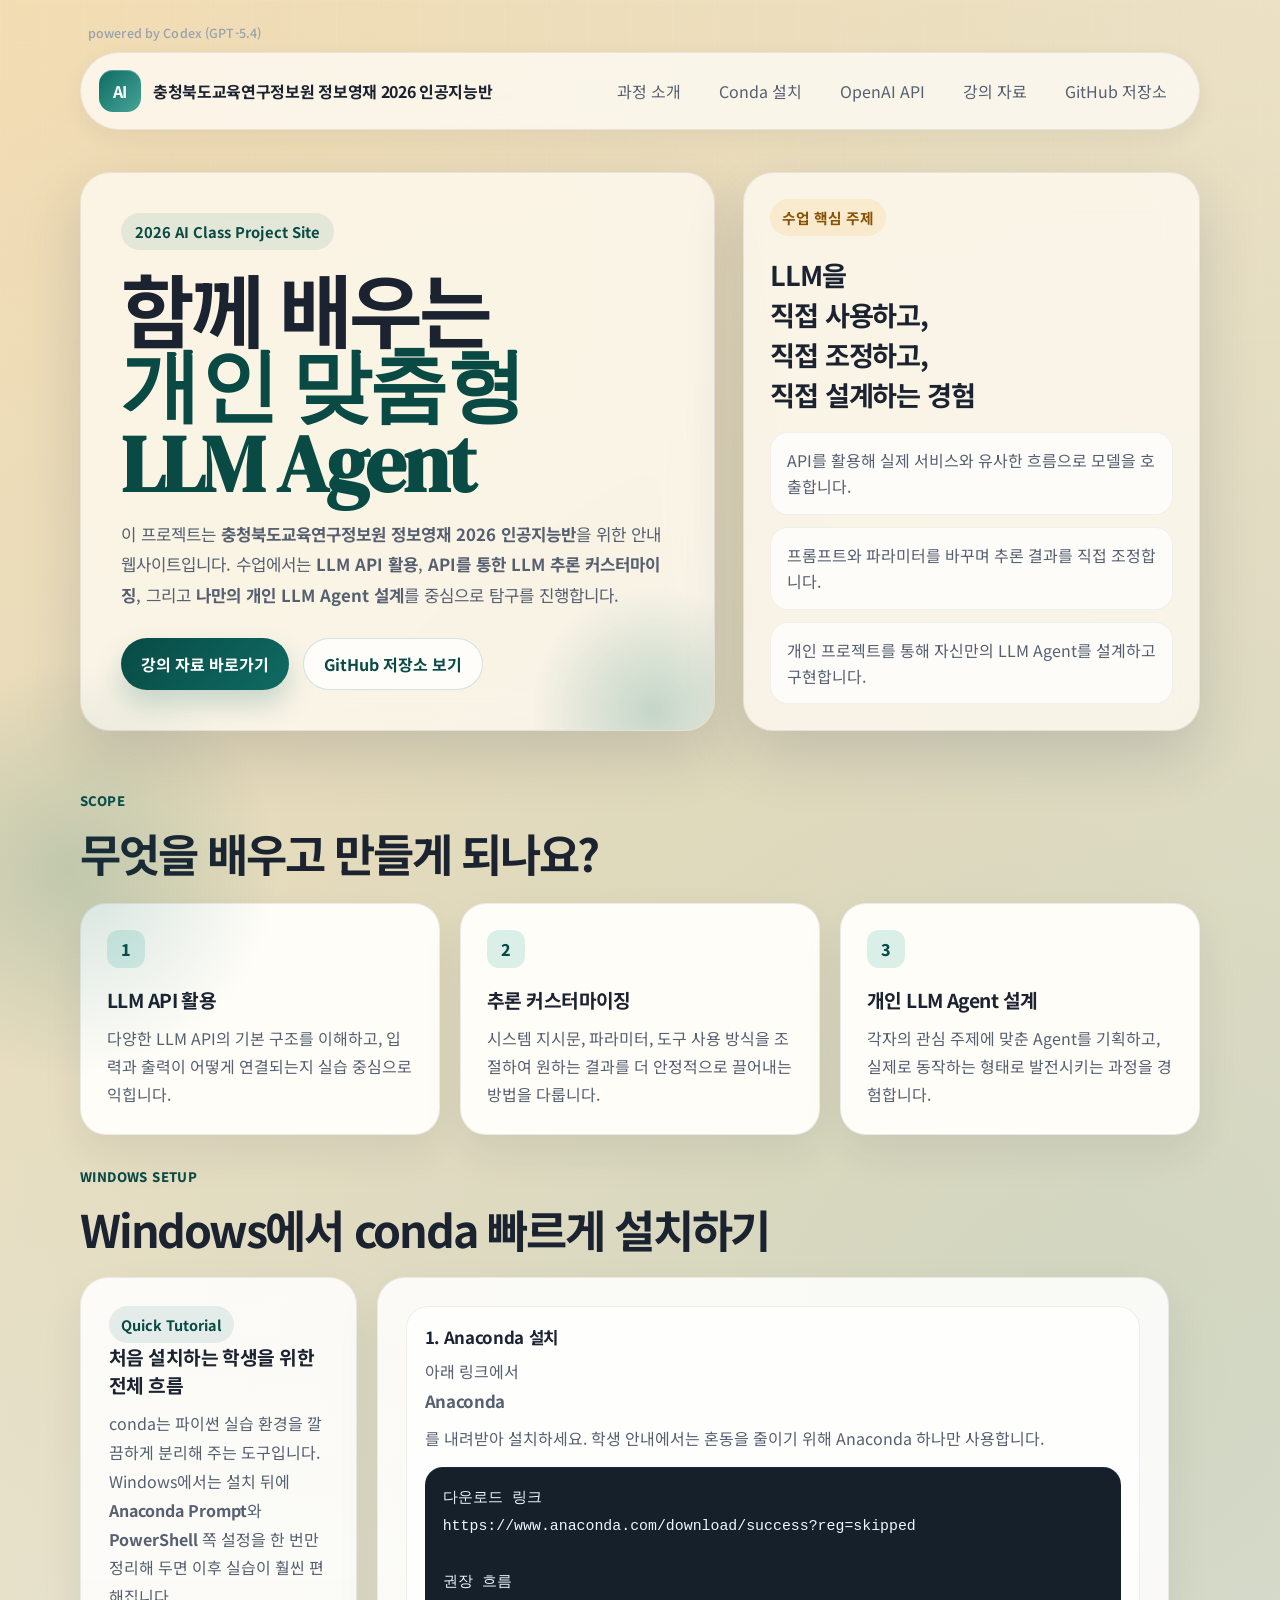
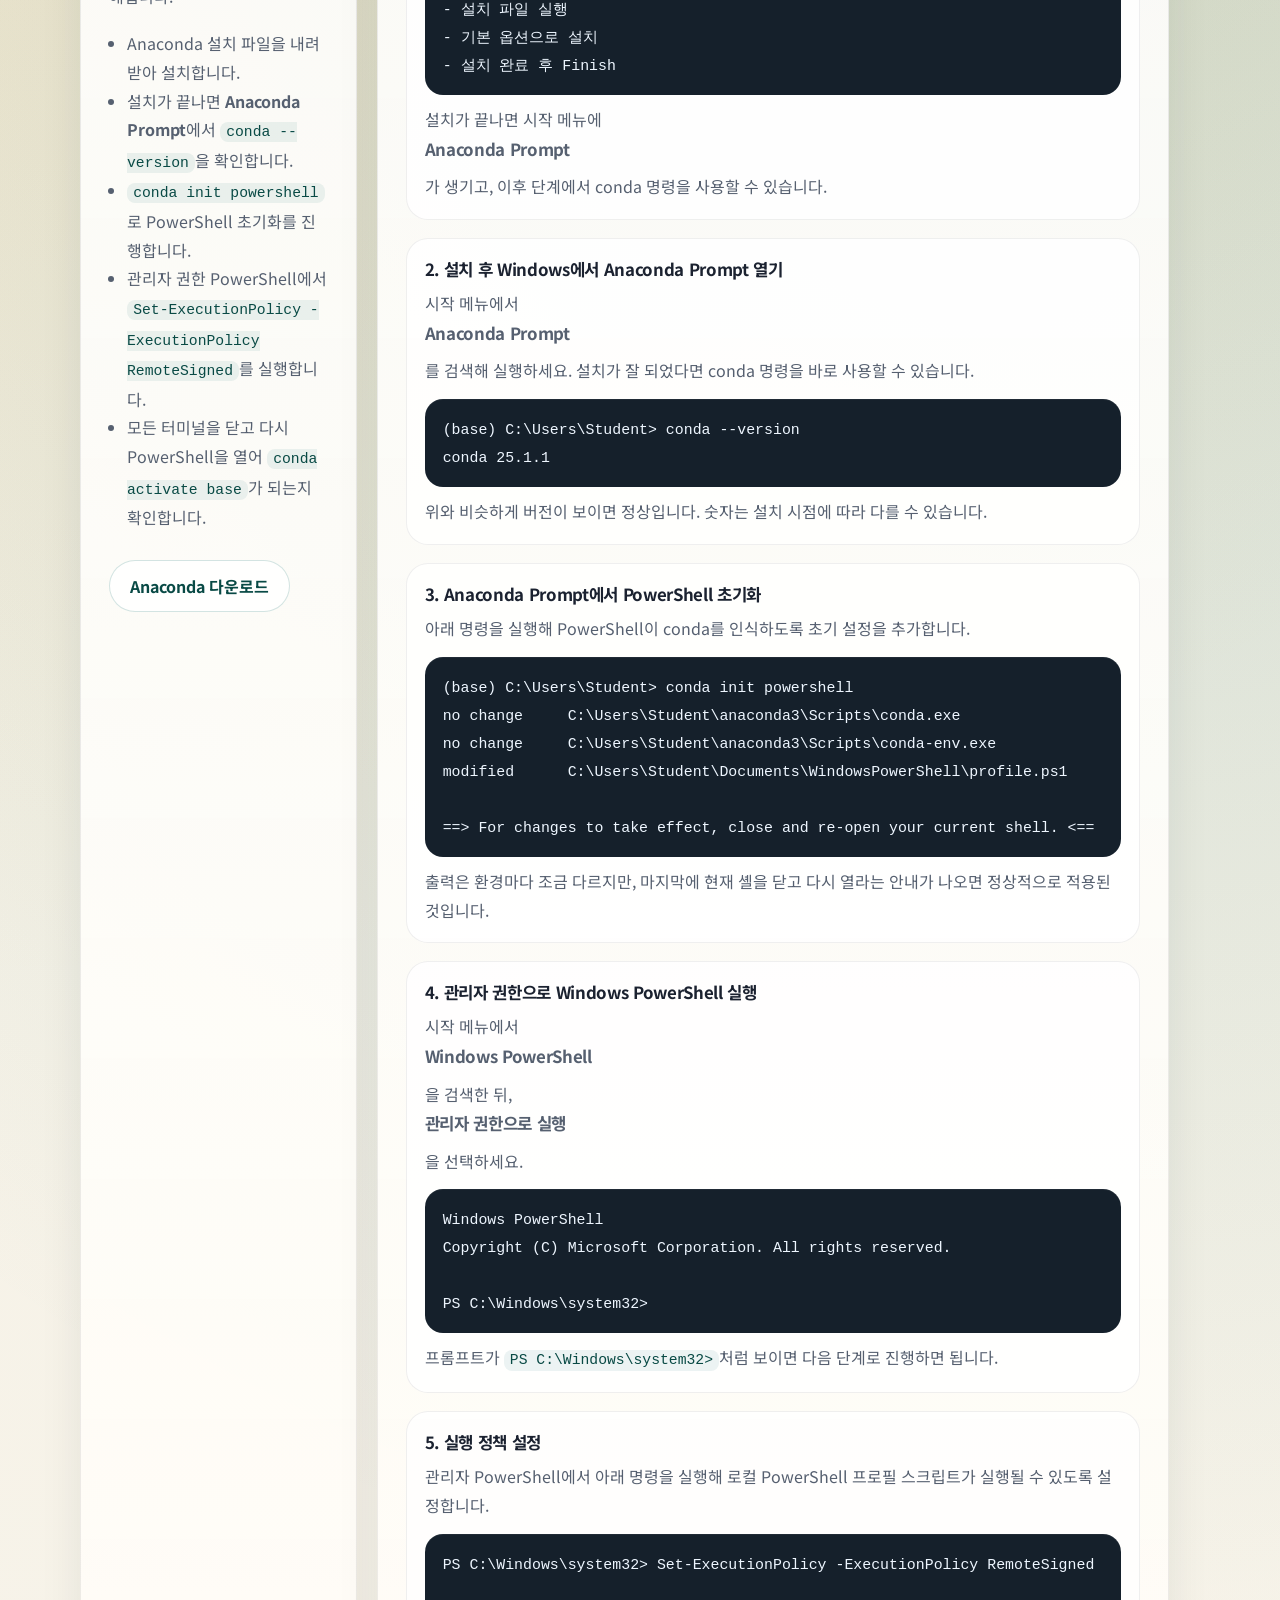
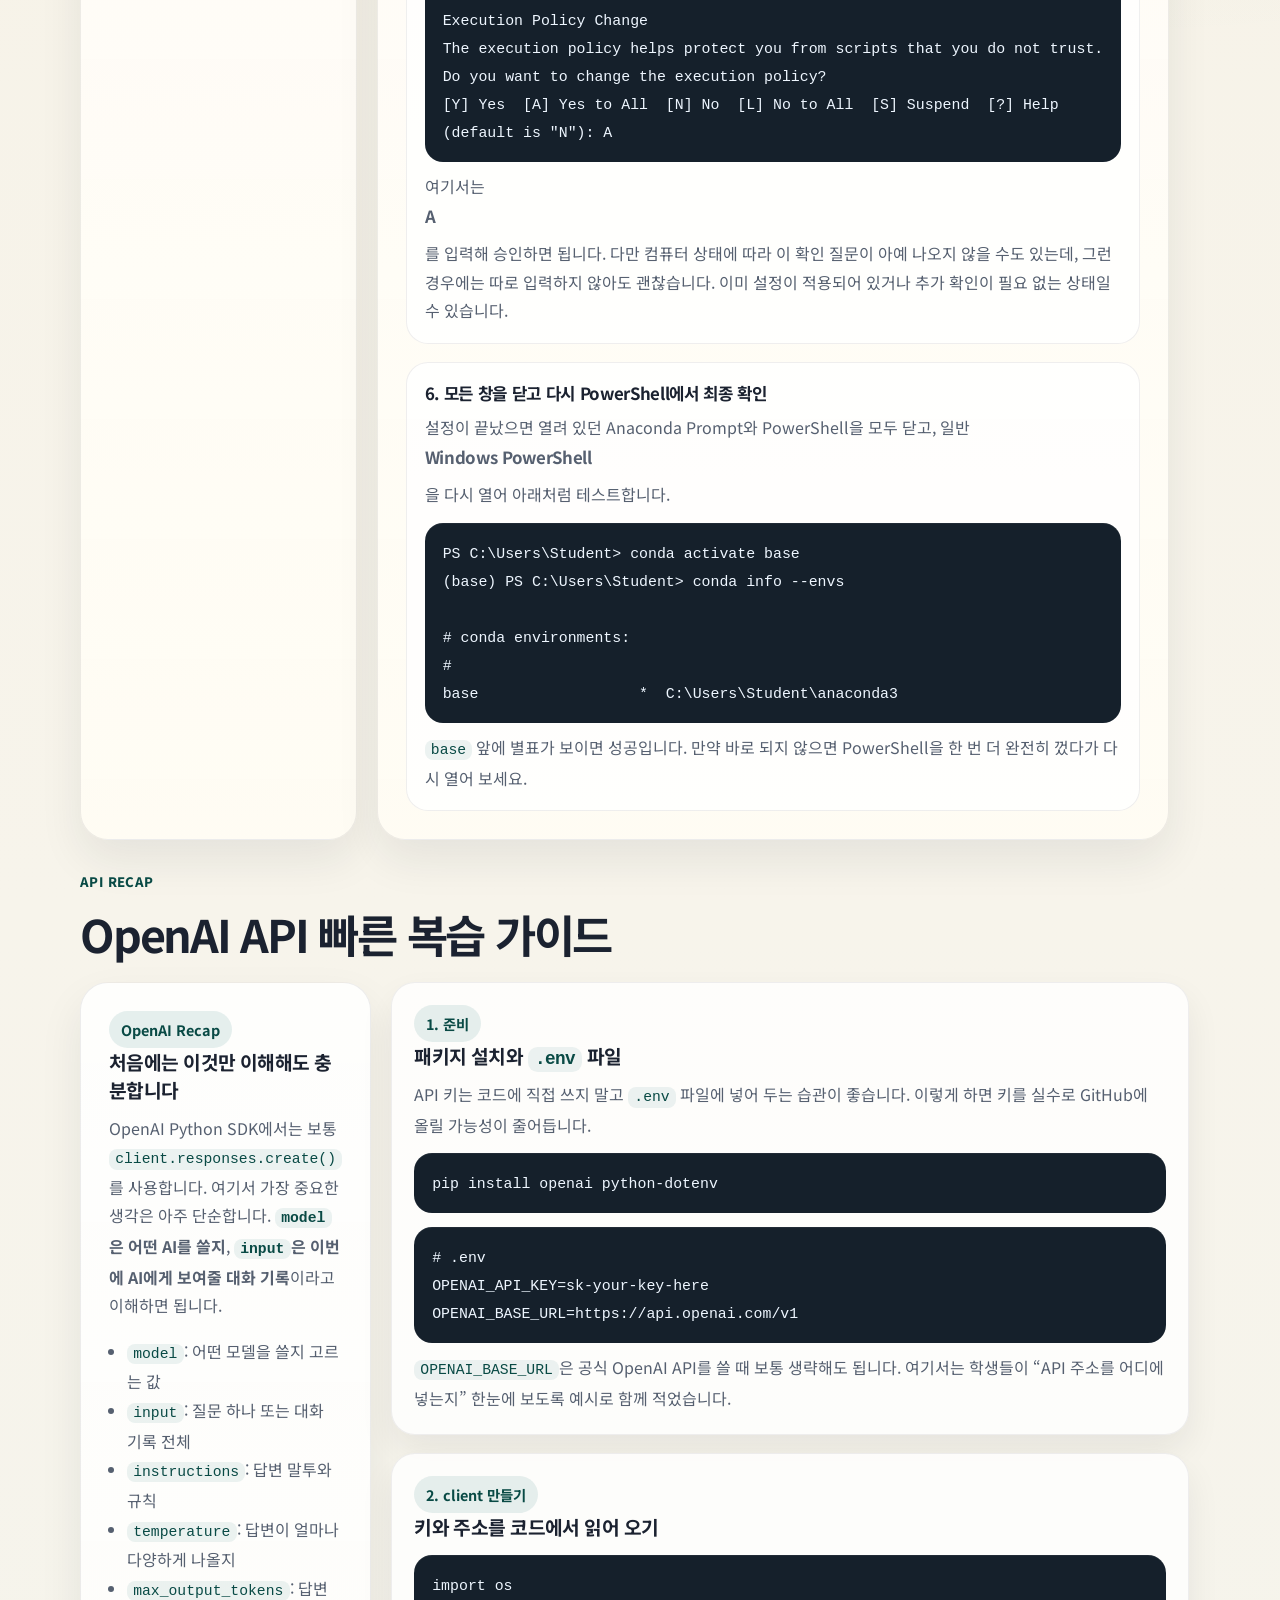
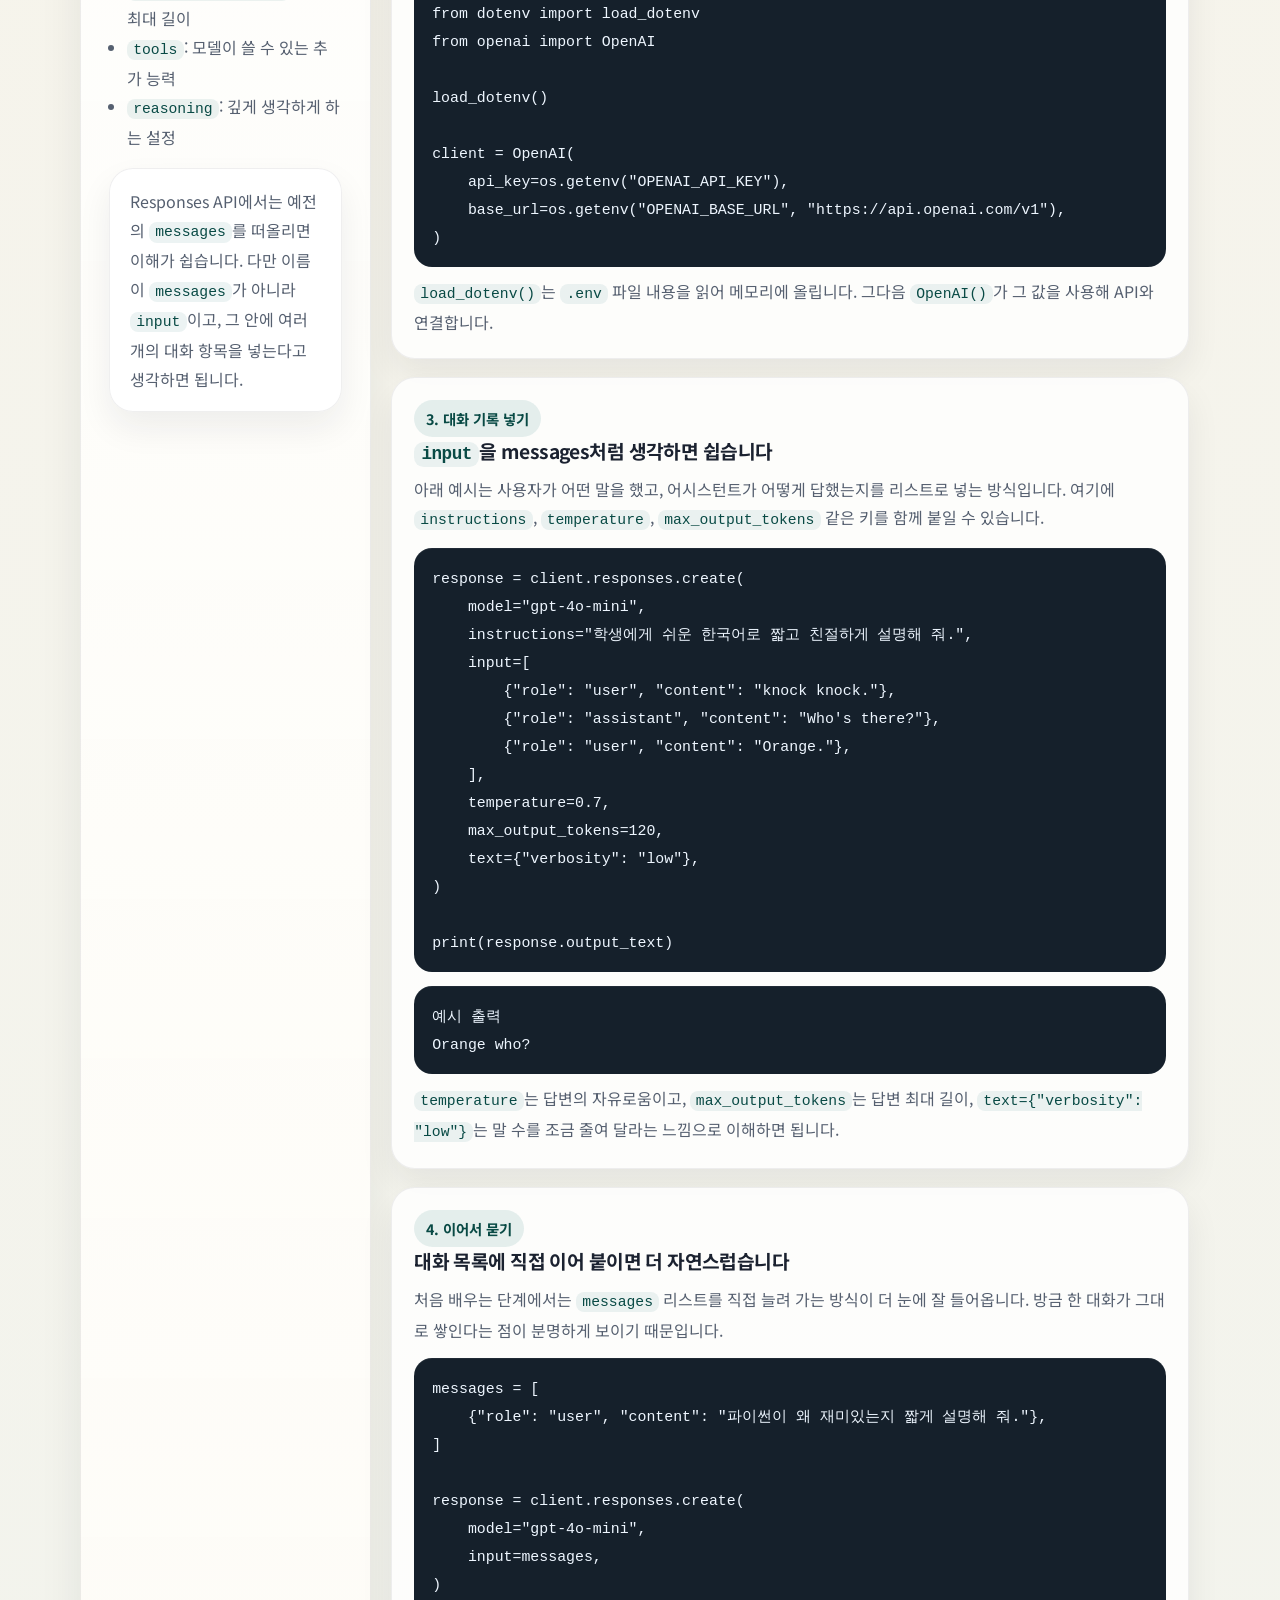
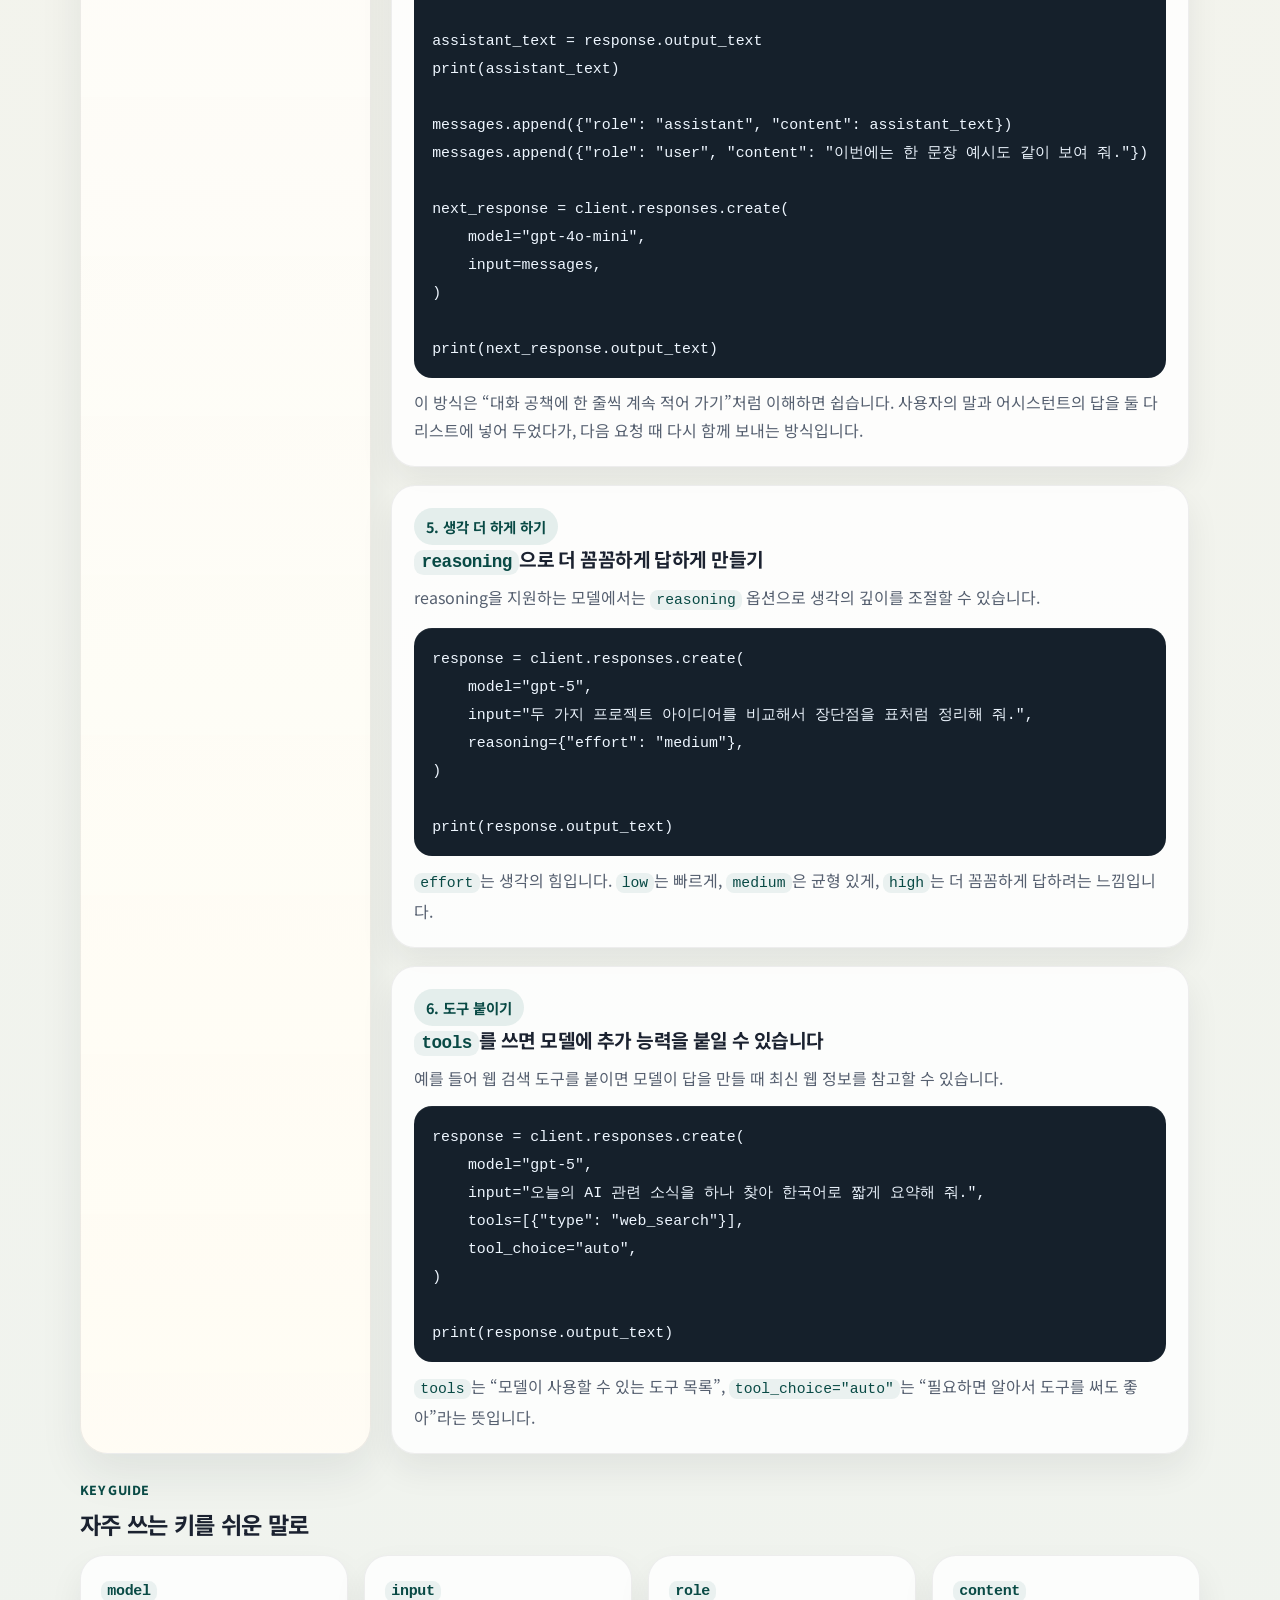
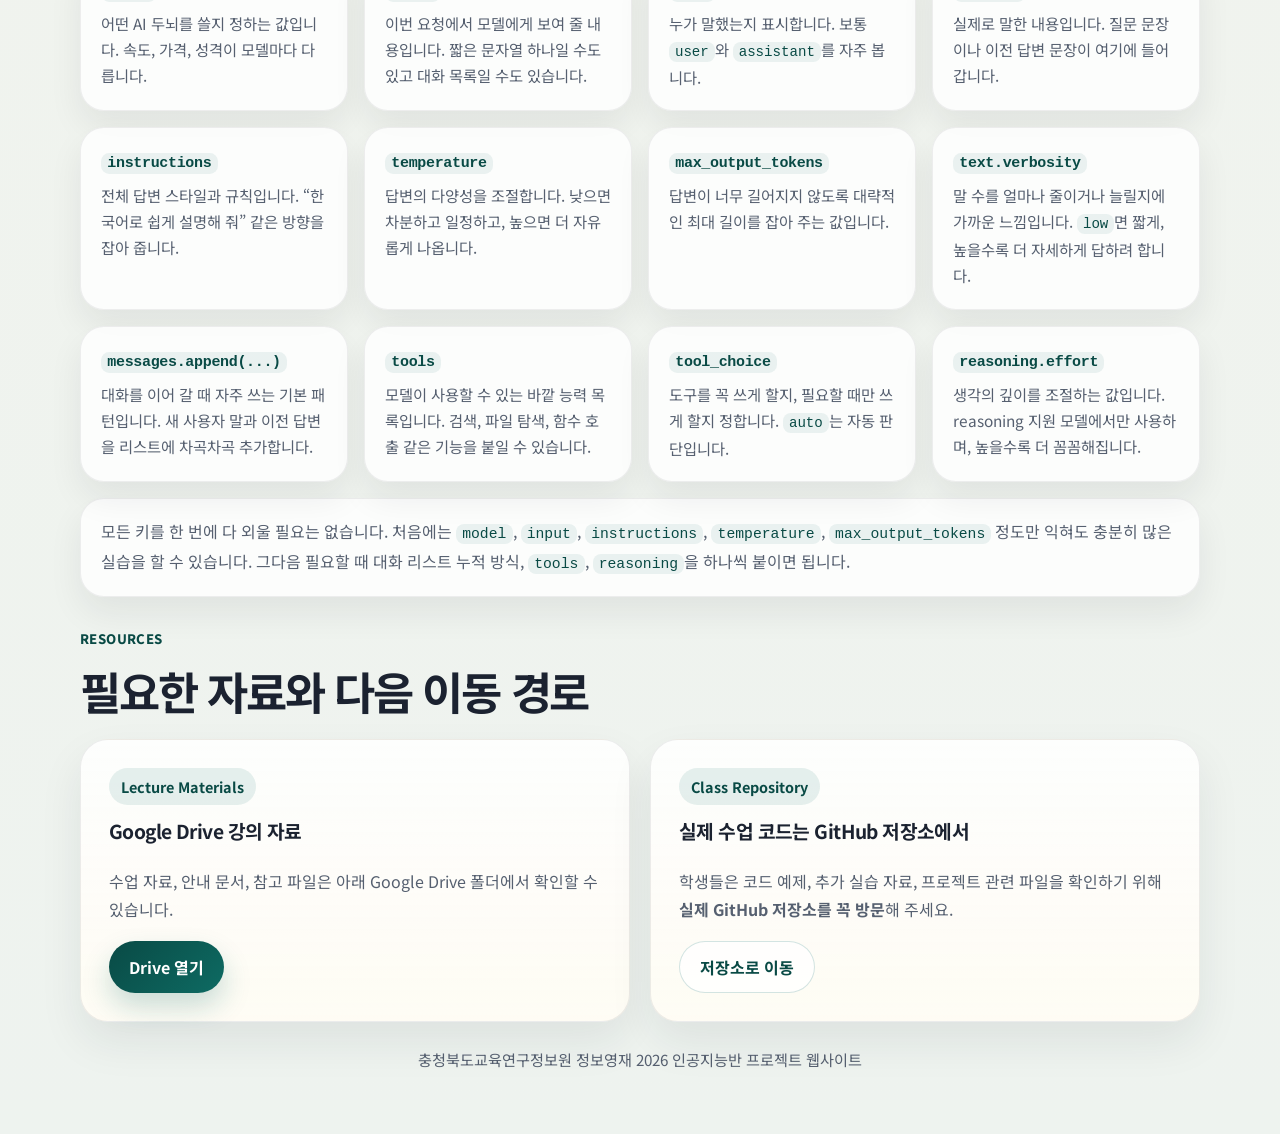
<file: index.html>
<!DOCTYPE html>
<html lang="ko">
  <head>
    <meta charset="UTF-8" />
    <meta name="viewport" content="width=device-width, initial-scale=1.0" />
    <title>정보영재 2026 인공지능반</title>
    <meta
      name="description"
      content="충청북도교육연구정보원 정보영재 2026 인공지능반 프로젝트 웹사이트"
    />
    <style>
      @import url("https://fonts.googleapis.com/css2?family=Noto+Sans+KR:wght@400;500;700;800&family=DM+Serif+Display&display=swap");

      :root {
        --bg: #f7f4eb;
        --paper: rgba(255, 252, 244, 0.76);
        --paper-strong: #fffdf8;
        --ink: #1b2230;
        --muted: #566070;
        --accent: #0e6b63;
        --accent-strong: #094a45;
        --accent-soft: #d9efe8;
        --sun: #f2bb5c;
        --line: rgba(27, 34, 48, 0.08);
        --shadow: 0 24px 60px rgba(32, 46, 73, 0.16);
      }

      * {
        box-sizing: border-box;
      }

      html {
        scroll-behavior: smooth;
      }

      body {
        margin: 0;
        min-height: 100vh;
        color: var(--ink);
        font-family: "Noto Sans KR", sans-serif;
        background:
          radial-gradient(circle at top left, rgba(242, 187, 92, 0.34), transparent 28%),
          radial-gradient(circle at 85% 15%, rgba(14, 107, 99, 0.18), transparent 24%),
          linear-gradient(180deg, #f5efe1 0%, #f7f4eb 45%, #eef3ef 100%);
      }

      body::before {
        content: "";
        position: fixed;
        inset: 0;
        pointer-events: none;
        background-image:
          linear-gradient(rgba(255, 255, 255, 0.2) 1px, transparent 1px),
          linear-gradient(90deg, rgba(255, 255, 255, 0.2) 1px, transparent 1px);
        background-size: 42px 42px;
        mask-image: linear-gradient(180deg, rgba(0, 0, 0, 0.3), transparent 80%);
      }

      body::after {
        content: "";
        position: fixed;
        left: -140px;
        bottom: -180px;
        width: 420px;
        height: 420px;
        border-radius: 50%;
        pointer-events: none;
        background: radial-gradient(circle, rgba(14, 107, 99, 0.18), transparent 70%);
      }

      a {
        color: inherit;
        text-decoration: none;
      }

      code {
        padding: 0.14em 0.42em;
        border-radius: 0.55em;
        background: rgba(14, 107, 99, 0.08);
        color: var(--accent-strong);
        font-family: "SFMono-Regular", Consolas, "Liberation Mono", Menlo, monospace;
        font-size: 0.92em;
      }

      section {
        position: relative;
        scroll-margin-top: 110px;
      }

      .page {
        width: min(1120px, calc(100% - 32px));
        margin: 0 auto;
        padding: 24px 0 56px;
      }

      .site-credit {
        margin: 0 0 10px;
        padding-left: 8px;
        color: #98a1ad;
        font-size: 0.78rem;
        font-weight: 500;
        letter-spacing: 0.01em;
      }

      .topbar {
        display: flex;
        align-items: center;
        justify-content: space-between;
        gap: 16px;
        position: sticky;
        top: 14px;
        z-index: 20;
        padding: 16px 18px;
        border: 1px solid var(--line);
        border-radius: 999px;
        background: rgba(255, 253, 248, 0.75);
        backdrop-filter: blur(14px);
        box-shadow: 0 8px 24px rgba(27, 34, 48, 0.06);
      }

      .brand {
        display: flex;
        align-items: center;
        gap: 12px;
        font-weight: 700;
        letter-spacing: -0.02em;
      }

      .brand-mark {
        width: 42px;
        height: 42px;
        display: grid;
        place-items: center;
        border-radius: 14px;
        background: linear-gradient(135deg, var(--accent) 0%, #47a497 100%);
        color: white;
        box-shadow: inset 0 1px 0 rgba(255, 255, 255, 0.28);
      }

      .topbar nav {
        display: flex;
        gap: 10px;
        flex-wrap: wrap;
      }

      .topbar nav a {
        padding: 10px 14px;
        border-radius: 999px;
        color: var(--muted);
        transition: background-color 180ms ease, color 180ms ease, transform 180ms ease;
      }

      .topbar nav a:hover,
      .topbar nav a:focus-visible {
        background: rgba(14, 107, 99, 0.1);
        color: var(--accent-strong);
        transform: translateY(-1px);
      }

      .hero {
        display: grid;
        grid-template-columns: 1.25fr 0.9fr;
        gap: 28px;
        padding: 42px 0 28px;
        align-items: stretch;
      }

      .hero-card,
      .panel {
        border: 1px solid var(--line);
        border-radius: 30px;
        background: var(--paper);
        backdrop-filter: blur(18px);
        box-shadow: var(--shadow);
      }

      .hero-card {
        padding: 40px;
        position: relative;
        overflow: hidden;
      }

      .hero-card::after {
        content: "";
        position: absolute;
        width: 260px;
        height: 260px;
        border-radius: 50%;
        right: -70px;
        bottom: -110px;
        background: radial-gradient(circle, rgba(14, 107, 99, 0.22), transparent 68%);
      }

      .eyebrow {
        display: inline-flex;
        align-items: center;
        gap: 10px;
        padding: 8px 14px;
        border-radius: 999px;
        color: var(--accent-strong);
        background: rgba(14, 107, 99, 0.1);
        font-weight: 700;
        font-size: 0.92rem;
      }

      h1 {
        margin: 18px 0 16px;
        font-size: clamp(2.6rem, 7vw, 5rem);
        line-height: 0.98;
        letter-spacing: -0.05em;
      }

      .headline-accent {
        display: block;
        font-family: "DM Serif Display", serif;
        color: var(--accent-strong);
        letter-spacing: -0.03em;
      }

      .hero p {
        margin: 0;
        max-width: 640px;
        color: var(--muted);
        font-size: 1.05rem;
        line-height: 1.8;
      }

      .hero-badges {
        display: flex;
        flex-wrap: wrap;
        gap: 10px;
        margin-top: 22px;
      }

      .badge {
        display: inline-flex;
        align-items: center;
        gap: 8px;
        padding: 10px 14px;
        border-radius: 999px;
        background: rgba(255, 255, 255, 0.74);
        border: 1px solid rgba(14, 107, 99, 0.12);
        color: var(--accent-strong);
        font-size: 0.92rem;
        font-weight: 700;
        box-shadow: 0 8px 20px rgba(27, 34, 48, 0.05);
      }

      .actions {
        display: flex;
        flex-wrap: wrap;
        gap: 14px;
        margin-top: 28px;
      }

      .button {
        display: inline-flex;
        align-items: center;
        justify-content: center;
        gap: 10px;
        min-height: 52px;
        padding: 0 20px;
        border-radius: 999px;
        font-weight: 700;
        transition: transform 180ms ease, box-shadow 180ms ease, background-color 180ms ease;
      }

      .button:hover,
      .button:focus-visible {
        transform: translateY(-2px);
      }

      .button.primary {
        color: white;
        background: linear-gradient(135deg, var(--accent-strong) 0%, var(--accent) 100%);
        box-shadow: 0 14px 28px rgba(14, 107, 99, 0.22);
      }

      .button.secondary {
        color: var(--accent-strong);
        background: rgba(255, 255, 255, 0.76);
        border: 1px solid rgba(14, 107, 99, 0.18);
      }

      .panel {
        padding: 26px;
        display: flex;
        flex-direction: column;
        justify-content: space-between;
        gap: 18px;
      }

      .panel-tag {
        width: fit-content;
        padding: 8px 12px;
        border-radius: 999px;
        background: rgba(242, 187, 92, 0.18);
        color: #895306;
        font-size: 0.92rem;
        font-weight: 700;
      }

      .panel h2 {
        margin: 0;
        font-size: 1.7rem;
        letter-spacing: -0.04em;
      }

      .panel ul {
        list-style: none;
        padding: 0;
        margin: 0;
        display: grid;
        gap: 12px;
      }

      .panel li {
        padding: 14px 16px;
        border-radius: 18px;
        background: rgba(255, 255, 255, 0.72);
        border: 1px solid rgba(27, 34, 48, 0.06);
        color: var(--muted);
        line-height: 1.65;
      }

      .grid {
        display: grid;
        grid-template-columns: repeat(3, minmax(0, 1fr));
        gap: 20px;
        margin-top: 18px;
      }

      .card {
        padding: 26px;
        border-radius: 26px;
        background: var(--paper-strong);
        border: 1px solid var(--line);
        box-shadow: 0 18px 40px rgba(27, 34, 48, 0.08);
      }

      .card-number {
        display: inline-flex;
        align-items: center;
        justify-content: center;
        width: 38px;
        height: 38px;
        margin-bottom: 18px;
        border-radius: 12px;
        background: var(--accent-soft);
        color: var(--accent-strong);
        font-weight: 800;
      }

      .card h3,
      .link-card h3,
      .guide-summary h3,
      .api-summary h3,
      .api-example h3,
      .mini-section-head h3 {
        margin: 0 0 10px;
        font-size: 1.2rem;
        letter-spacing: -0.03em;
      }

      .card p,
      .link-card p,
      .api-summary p,
      .api-example p {
        margin: 0;
        color: var(--muted);
        line-height: 1.75;
      }

      .section-head {
        margin-top: 28px;
        margin-bottom: 16px;
      }

      .section-head span {
        display: inline-block;
        margin-bottom: 10px;
        color: var(--accent-strong);
        font-weight: 800;
        letter-spacing: 0.03em;
        text-transform: uppercase;
        font-size: 0.82rem;
      }

      .section-head h2 {
        margin: 0;
        font-size: clamp(2rem, 4vw, 2.8rem);
        letter-spacing: -0.05em;
      }

      .links {
        display: grid;
        grid-template-columns: repeat(2, minmax(0, 1fr));
        gap: 20px;
        margin-top: 14px;
      }

      .guide-layout {
        display: grid;
        grid-template-columns: 0.9fr 1.1fr;
        gap: 20px;
        margin-top: 14px;
      }

      .api-layout {
        display: grid;
        grid-template-columns: 0.92fr 1.08fr;
        gap: 20px;
        margin-top: 14px;
      }

      .link-card {
        display: flex;
        flex-direction: column;
        gap: 12px;
        padding: 28px;
        border-radius: 28px;
        border: 1px solid var(--line);
        background: linear-gradient(180deg, rgba(255, 255, 255, 0.86), rgba(255, 252, 244, 0.95));
        box-shadow: 0 20px 44px rgba(27, 34, 48, 0.08);
      }

      .link-pill {
        width: fit-content;
        padding: 8px 12px;
        border-radius: 999px;
        background: rgba(14, 107, 99, 0.1);
        color: var(--accent-strong);
        font-size: 0.9rem;
        font-weight: 700;
      }

      .link-card .button {
        width: fit-content;
        margin-top: 6px;
      }

      .guide-summary,
      .guide-steps,
      .api-summary {
        padding: 28px;
        border-radius: 28px;
        border: 1px solid var(--line);
        background: linear-gradient(180deg, rgba(255, 255, 255, 0.86), rgba(255, 252, 244, 0.95));
        box-shadow: 0 20px 44px rgba(27, 34, 48, 0.08);
      }

      .guide-summary p,
      .guide-step p {
        margin: 0;
        color: var(--muted);
        line-height: 1.8;
      }

      .guide-summary ul,
      .api-summary ul {
        margin: 18px 0 0;
        padding-left: 18px;
        color: var(--muted);
        line-height: 1.8;
      }

      .guide-steps {
        display: grid;
        gap: 18px;
      }

      .guide-step {
        padding: 18px;
        border-radius: 22px;
        background: rgba(255, 255, 255, 0.78);
        border: 1px solid rgba(27, 34, 48, 0.07);
      }

      .api-stack {
        display: grid;
        gap: 18px;
      }

      .api-example,
      .key-card,
      .callout {
        border-radius: 24px;
        border: 1px solid rgba(27, 34, 48, 0.07);
        background: rgba(255, 255, 255, 0.8);
        box-shadow: 0 16px 34px rgba(27, 34, 48, 0.07);
      }

      .api-example {
        padding: 22px;
      }

      .mini-section-head {
        margin-top: 22px;
        margin-bottom: 14px;
      }

      .mini-section-head span {
        display: inline-block;
        margin-bottom: 8px;
        color: var(--accent-strong);
        font-weight: 800;
        letter-spacing: 0.03em;
        text-transform: uppercase;
        font-size: 0.78rem;
      }

      .mini-section-head h3 {
        margin-bottom: 0;
        font-size: 1.45rem;
      }

      .callout {
        margin-top: 16px;
        padding: 18px 20px;
        color: var(--muted);
        line-height: 1.8;
      }

      .key-grid {
        display: grid;
        grid-template-columns: repeat(4, minmax(0, 1fr));
        gap: 16px;
        margin-top: 14px;
      }

      .key-card {
        padding: 20px;
      }

      .key-card h4 {
        margin: 0 0 10px;
        font-size: 1.02rem;
        letter-spacing: -0.02em;
      }

      .key-card p {
        margin: 0;
        color: var(--muted);
        line-height: 1.7;
        font-size: 0.96rem;
      }

      .guide-step strong {
        display: block;
        margin-bottom: 8px;
        font-size: 1.05rem;
        letter-spacing: -0.02em;
      }

      .terminal {
        margin: 14px 0 10px;
        padding: 16px 18px;
        overflow-x: auto;
        border-radius: 18px;
        background: #15202b;
        color: #eef6ff;
        box-shadow: inset 0 1px 0 rgba(255, 255, 255, 0.05);
      }

      .terminal code {
        padding: 0;
        border-radius: 0;
        background: transparent;
        color: inherit;
        font-family: "SFMono-Regular", Consolas, "Liberation Mono", Menlo, monospace;
        font-size: 0.93rem;
        line-height: 1.75;
        white-space: pre;
      }

      .card,
      .link-card,
      .guide-summary,
      .guide-step,
      .api-summary,
      .api-example,
      .key-card {
        transition: transform 180ms ease, box-shadow 180ms ease, border-color 180ms ease;
      }

      .card:hover,
      .link-card:hover,
      .guide-summary:hover,
      .guide-step:hover,
      .api-summary:hover,
      .api-example:hover,
      .key-card:hover {
        transform: translateY(-4px);
        border-color: rgba(14, 107, 99, 0.16);
        box-shadow: 0 24px 44px rgba(27, 34, 48, 0.1);
      }

      footer {
        padding: 26px 0 8px;
        text-align: center;
        color: var(--muted);
        font-size: 0.95rem;
      }

      @media (max-width: 920px) {
        .hero,
        .grid,
        .links,
        .guide-layout,
        .api-layout {
          grid-template-columns: 1fr;
        }

        .key-grid {
          grid-template-columns: repeat(2, minmax(0, 1fr));
        }

        .hero-card,
        .panel,
        .card,
        .link-card,
        .guide-summary,
        .guide-steps,
        .api-summary,
        .api-example,
        .key-card {
          padding: 24px;
          border-radius: 24px;
        }

        .topbar {
          border-radius: 28px;
          align-items: flex-start;
          flex-direction: column;
        }
      }

      @media (max-width: 640px) {
        .page {
          width: min(100% - 20px, 1120px);
          padding-top: 14px;
        }

        h1 {
          font-size: clamp(2.2rem, 13vw, 3.6rem);
        }

        .actions,
        .topbar nav,
        .hero-badges {
          width: 100%;
        }

        .key-grid {
          grid-template-columns: 1fr;
        }

        .button {
          width: 100%;
        }
      }
    </style>
  </head>
  <body>
    <main class="page">
      <div class="site-credit">powered by Codex (GPT-5.4)</div>
      <header class="topbar">
        <div class="brand">
          <div class="brand-mark">AI</div>
          <div>충청북도교육연구정보원 정보영재 2026 인공지능반</div>
        </div>
        <nav aria-label="빠른 이동">
          <a href="#about">과정 소개</a>
          <a href="#conda-guide">Conda 설치</a>
          <a href="#openai-guide">OpenAI API</a>
          <a href="#materials">강의 자료</a>
          <a href="#github">GitHub 저장소</a>
        </nav>
      </header>

      <section class="hero" id="about">
        <article class="hero-card">
          <div class="eyebrow">2026 AI Class Project Site</div>
          <h1>
            함께 배우는
            <span class="headline-accent">개인 맞춤형 <br>LLM Agent</span>
          </h1>
          <p>
            이 프로젝트는 <strong>충청북도교육연구정보원 정보영재 2026 인공지능반</strong>을 위한
            안내 웹사이트입니다. 수업에서는 <strong>LLM API 활용</strong>,
            <strong>API를 통한 LLM 추론 커스터마이징</strong>, 그리고
            <strong>나만의 개인 LLM Agent 설계</strong>를 중심으로 탐구를 진행합니다.
          </p>
          <!-- <div class="hero-badges" aria-label="핵심 키워드">
            <div class="badge">LLM API</div>
            <div class="badge">Inference Tuning</div>
            <div class="badge">Personal Agent</div>
          </div> -->
          <div class="actions">
            <a
              class="button primary"
              href="https://drive.google.com/drive/folders/164Rp5LN7zJ8HfBg6K1QNb9DxhpC0avtd?usp=drive_link"
              target="_blank"
              rel="noreferrer"
            >
              강의 자료 바로가기
            </a>
            <a
              class="button secondary"
              href="https://github.com/jadehaus/2026-gifted"
              target="_blank"
              rel="noreferrer"
            >
              GitHub 저장소 보기
            </a>
          </div>
        </article>

        <aside class="panel" aria-label="핵심 학습 주제">
          <div class="panel-tag">수업 핵심 주제</div>
          <h2>LLM을 <br>직접 사용하고,<br>직접 조정하고, <br>직접 설계하는 경험</h2>
          <ul>
            <li>API를 활용해 실제 서비스와 유사한 흐름으로 모델을 호출합니다.</li>
            <li>프롬프트와 파라미터를 바꾸며 추론 결과를 직접 조정합니다.</li>
            <li>개인 프로젝트를 통해 자신만의 LLM Agent를 설계하고 구현합니다.</li>
          </ul>
        </aside>
      </section>

      <section aria-labelledby="scope-heading">
        <div class="section-head">
          <span>Scope</span>
          <h2 id="scope-heading">무엇을 배우고 만들게 되나요?</h2>
        </div>
        <div class="grid">
          <article class="card">
            <div class="card-number">1</div>
            <h3>LLM API 활용</h3>
            <p>
              다양한 LLM API의 기본 구조를 이해하고, 입력과 출력이 어떻게 연결되는지 실습 중심으로
              익힙니다.
            </p>
          </article>
          <article class="card">
            <div class="card-number">2</div>
            <h3>추론 커스터마이징</h3>
            <p>
              시스템 지시문, 파라미터, 도구 사용 방식을 조절하여 원하는 결과를 더 안정적으로
              끌어내는 방법을 다룹니다.
            </p>
          </article>
          <article class="card">
            <div class="card-number">3</div>
            <h3>개인 LLM Agent 설계</h3>
            <p>
              각자의 관심 주제에 맞춘 Agent를 기획하고, 실제로 동작하는 형태로 발전시키는 과정을
              경험합니다.
            </p>
          </article>
        </div>
      </section>

      <section id="conda-guide" aria-labelledby="conda-guide-heading">
        <div class="section-head">
          <span>Windows Setup</span>
          <h2 id="conda-guide-heading">Windows에서 conda 빠르게 설치하기</h2>
        </div>
        <div class="guide-layout">
          <article class="guide-summary">
            <div class="link-pill">Quick Tutorial</div>
            <h3>처음 설치하는 학생을 위한 전체 흐름</h3>
            <p>
              conda는 파이썬 실습 환경을 깔끔하게 분리해 주는 도구입니다. Windows에서는 설치 뒤에
              <strong>Anaconda Prompt</strong>와 <strong>PowerShell</strong> 쪽 설정을 한 번만
              정리해 두면 이후 실습이 훨씬 편해집니다.
            </p>
            <ul>
              <li>Anaconda 설치 파일을 내려받아 설치합니다.</li>
              <li>설치가 끝나면 <strong>Anaconda Prompt</strong>에서 <code>conda --version</code>을 확인합니다.</li>
              <li><code>conda init powershell</code>로 PowerShell 초기화를 진행합니다.</li>
              <li>관리자 권한 PowerShell에서 <code>Set-ExecutionPolicy -ExecutionPolicy RemoteSigned</code>를 실행합니다.</li>
              <li>모든 터미널을 닫고 다시 PowerShell을 열어 <code>conda activate base</code>가 되는지 확인합니다.</li>
            </ul>
            <div class="actions">
              <a
                class="button secondary"
                href="https://www.anaconda.com/download/success?reg=skipped"
                target="_blank"
                rel="noreferrer"
              >
                Anaconda 다운로드
              </a>
            </div>
          </article>

          <article class="guide-steps">
            <div class="guide-step">
              <strong>1. Anaconda 설치</strong>
              <p>
                아래 링크에서 <strong>Anaconda</strong>를 내려받아 설치하세요. 학생 안내에서는 혼동을 줄이기
                위해 Anaconda 하나만 사용합니다.
              </p>
              <div class="terminal">
                <code>다운로드 링크
https://www.anaconda.com/download/success?reg=skipped

권장 흐름
- 설치 파일 실행
- 기본 옵션으로 설치
- 설치 완료 후 Finish</code>
              </div>
              <p>
                설치가 끝나면 시작 메뉴에 <strong>Anaconda Prompt</strong>가 생기고, 이후 단계에서 conda
                명령을 사용할 수 있습니다.
              </p>
            </div>

            <div class="guide-step">
              <strong>2. 설치 후 Windows에서 Anaconda Prompt 열기</strong>
              <p>
                시작 메뉴에서 <strong>Anaconda Prompt</strong>를 검색해 실행하세요. 설치가 잘 되었다면
                conda 명령을 바로 사용할 수 있습니다.
              </p>
              <div class="terminal">
                <code>(base) C:\Users\Student&gt; conda --version
conda 25.1.1</code>
              </div>
              <p>위와 비슷하게 버전이 보이면 정상입니다. 숫자는 설치 시점에 따라 다를 수 있습니다.</p>
            </div>

            <div class="guide-step">
              <strong>3. Anaconda Prompt에서 PowerShell 초기화</strong>
              <p>
                아래 명령을 실행해 PowerShell이 conda를 인식하도록 초기 설정을 추가합니다.
              </p>
              <div class="terminal">
                <code>(base) C:\Users\Student&gt; conda init powershell
no change     C:\Users\Student\anaconda3\Scripts\conda.exe
no change     C:\Users\Student\anaconda3\Scripts\conda-env.exe
modified      C:\Users\Student\Documents\WindowsPowerShell\profile.ps1

==&gt; For changes to take effect, close and re-open your current shell. &lt;==</code>
              </div>
              <p>
                출력은 환경마다 조금 다르지만, 마지막에 현재 셸을 닫고 다시 열라는 안내가 나오면
                정상적으로 적용된 것입니다.
              </p>
            </div>

            <div class="guide-step">
              <strong>4. 관리자 권한으로 Windows PowerShell 실행</strong>
              <p>
                시작 메뉴에서 <strong>Windows PowerShell</strong>을 검색한 뒤,
                <strong>관리자 권한으로 실행</strong>을 선택하세요.
              </p>
              <div class="terminal">
                <code>Windows PowerShell
Copyright (C) Microsoft Corporation. All rights reserved.

PS C:\Windows\system32&gt;</code>
              </div>
              <p>프롬프트가 <code>PS C:\Windows\system32&gt;</code>처럼 보이면 다음 단계로 진행하면 됩니다.</p>
            </div>

            <div class="guide-step">
              <strong>5. 실행 정책 설정</strong>
              <p>
                관리자 PowerShell에서 아래 명령을 실행해 로컬 PowerShell 프로필 스크립트가 실행될 수
                있도록 설정합니다.
              </p>
              <div class="terminal">
                <code>PS C:\Windows\system32&gt; Set-ExecutionPolicy -ExecutionPolicy RemoteSigned

Execution Policy Change
The execution policy helps protect you from scripts that you do not trust.
Do you want to change the execution policy?
[Y] Yes  [A] Yes to All  [N] No  [L] No to All  [S] Suspend  [?] Help
(default is "N"): A</code>
              </div>
              <p>
                여기서는 <strong>A</strong>를 입력해 승인하면 됩니다. 다만 컴퓨터 상태에 따라 이 확인 질문이
                아예 나오지 않을 수도 있는데, 그런 경우에는 따로 입력하지 않아도 괜찮습니다. 이미 설정이
                적용되어 있거나 추가 확인이 필요 없는 상태일 수 있습니다.
              </p>
            </div>

            <div class="guide-step">
              <strong>6. 모든 창을 닫고 다시 PowerShell에서 최종 확인</strong>
              <p>
                설정이 끝났으면 열려 있던 Anaconda Prompt와 PowerShell을 모두 닫고, 일반
                <strong>Windows PowerShell</strong>을 다시 열어 아래처럼 테스트합니다.
              </p>
              <div class="terminal">
                <code>PS C:\Users\Student&gt; conda activate base
(base) PS C:\Users\Student&gt; conda info --envs

# conda environments:
#
base                  *  C:\Users\Student\anaconda3</code>
              </div>
              <p>
                <code>base</code> 앞에 별표가 보이면 성공입니다. 만약 바로 되지 않으면 PowerShell을 한 번
                더 완전히 껐다가 다시 열어 보세요.
              </p>
            </div>
          </article>
        </div>
      </section>

      <section id="openai-guide" aria-labelledby="openai-guide-heading">
        <div class="section-head">
          <span>API Recap</span>
          <h2 id="openai-guide-heading">OpenAI API 빠른 복습 가이드</h2>
        </div>
        <div class="api-layout">
          <article class="api-summary">
            <div class="link-pill">OpenAI Recap</div>
            <h3>처음에는 이것만 이해해도 충분합니다</h3>
            <p>
              OpenAI Python SDK에서는 보통 <code>client.responses.create()</code>를 사용합니다.
              여기서 가장 중요한 생각은 아주 단순합니다.
              <strong><code>model</code>은 어떤 AI를 쓸지</strong>,
              <strong><code>input</code>은 이번에 AI에게 보여줄 대화 기록</strong>이라고 이해하면 됩니다.
            </p>
            <ul>
              <li><code>model</code>: 어떤 모델을 쓸지 고르는 값</li>
              <li><code>input</code>: 질문 하나 또는 대화 기록 전체</li>
              <li><code>instructions</code>: 답변 말투와 규칙</li>
              <li><code>temperature</code>: 답변이 얼마나 다양하게 나올지</li>
              <li><code>max_output_tokens</code>: 답변 최대 길이</li>
              <li><code>tools</code>: 모델이 쓸 수 있는 추가 능력</li>
              <li><code>reasoning</code>: 깊게 생각하게 하는 설정</li>
            </ul>
            <div class="callout">
              Responses API에서는 예전의 <code>messages</code>를 떠올리면 이해가 쉽습니다. 다만 이름이
              <code>messages</code>가 아니라 <code>input</code>이고, 그 안에 여러 개의 대화 항목을
              넣는다고 생각하면 됩니다.
            </div>
          </article>

          <article class="api-stack">
            <div class="api-example">
              <div class="link-pill">1. 준비</div>
              <h3>패키지 설치와 <code>.env</code> 파일</h3>
              <p>
                API 키는 코드에 직접 쓰지 말고 <code>.env</code> 파일에 넣어 두는 습관이 좋습니다.
                이렇게 하면 키를 실수로 GitHub에 올릴 가능성이 줄어듭니다.
              </p>
              <div class="terminal">
                <code>pip install openai python-dotenv</code>
              </div>
              <div class="terminal">
                <code># .env
OPENAI_API_KEY=sk-your-key-here
OPENAI_BASE_URL=https://api.openai.com/v1</code>
              </div>
              <p>
                <code>OPENAI_BASE_URL</code>은 공식 OpenAI API를 쓸 때 보통 생략해도 됩니다. 여기서는
                학생들이 “API 주소를 어디에 넣는지” 한눈에 보도록 예시로 함께 적었습니다.
              </p>
            </div>

            <div class="api-example">
              <div class="link-pill">2. client 만들기</div>
              <h3>키와 주소를 코드에서 읽어 오기</h3>
              <div class="terminal">
                <code>import os
from dotenv import load_dotenv
from openai import OpenAI

load_dotenv()

client = OpenAI(
    api_key=os.getenv("OPENAI_API_KEY"),
    base_url=os.getenv("OPENAI_BASE_URL", "https://api.openai.com/v1"),
)</code>
              </div>
              <p>
                <code>load_dotenv()</code>는 <code>.env</code> 파일 내용을 읽어 메모리에 올립니다.
                그다음 <code>OpenAI()</code>가 그 값을 사용해 API와 연결합니다.
              </p>
            </div>

            <div class="api-example">
              <div class="link-pill">3. 대화 기록 넣기</div>
              <h3><code>input</code>을 messages처럼 생각하면 쉽습니다</h3>
              <p>
                아래 예시는 사용자가 어떤 말을 했고, 어시스턴트가 어떻게 답했는지를 리스트로 넣는
                방식입니다. 여기에 <code>instructions</code>, <code>temperature</code>,
                <code>max_output_tokens</code> 같은 키를 함께 붙일 수 있습니다.
              </p>
              <div class="terminal">
                <code>response = client.responses.create(
    model="gpt-4o-mini",
    instructions="학생에게 쉬운 한국어로 짧고 친절하게 설명해 줘.",
    input=[
        {"role": "user", "content": "knock knock."},
        {"role": "assistant", "content": "Who's there?"},
        {"role": "user", "content": "Orange."},
    ],
    temperature=0.7,
    max_output_tokens=120,
    text={"verbosity": "low"},
)

print(response.output_text)</code>
              </div>
              <div class="terminal">
                <code>예시 출력
Orange who?</code>
              </div>
              <p>
                <code>temperature</code>는 답변의 자유로움이고, <code>max_output_tokens</code>는
                답변 최대 길이, <code>text={"verbosity": "low"}</code>는 말 수를 조금 줄여 달라는
                느낌으로 이해하면 됩니다.
              </p>
            </div>

            <div class="api-example">
              <div class="link-pill">4. 이어서 묻기</div>
              <h3>대화 목록에 직접 이어 붙이면 더 자연스럽습니다</h3>
              <p>
                처음 배우는 단계에서는 <code>messages</code> 리스트를 직접 늘려 가는 방식이 더 눈에 잘
                들어옵니다. 방금 한 대화가 그대로 쌓인다는 점이 분명하게 보이기 때문입니다.
              </p>
              <div class="terminal">
                <code>messages = [
    {"role": "user", "content": "파이썬이 왜 재미있는지 짧게 설명해 줘."},
]

response = client.responses.create(
    model="gpt-4o-mini",
    input=messages,
)

assistant_text = response.output_text
print(assistant_text)

messages.append({"role": "assistant", "content": assistant_text})
messages.append({"role": "user", "content": "이번에는 한 문장 예시도 같이 보여 줘."})

next_response = client.responses.create(
    model="gpt-4o-mini",
    input=messages,
)

print(next_response.output_text)</code>
              </div>
              <p>
                이 방식은 “대화 공책에 한 줄씩 계속 적어 가기”처럼 이해하면 쉽습니다. 사용자의 말과
                어시스턴트의 답을 둘 다 리스트에 넣어 두었다가, 다음 요청 때 다시 함께 보내는 방식입니다.
              </p>
            </div>

            <div class="api-example">
              <div class="link-pill">5. 생각 더 하게 하기</div>
              <h3><code>reasoning</code>으로 더 꼼꼼하게 답하게 만들기</h3>
              <p>
                reasoning을 지원하는 모델에서는 <code>reasoning</code> 옵션으로 생각의 깊이를 조절할 수
                있습니다.
              </p>
              <div class="terminal">
                <code>response = client.responses.create(
    model="gpt-5",
    input="두 가지 프로젝트 아이디어를 비교해서 장단점을 표처럼 정리해 줘.",
    reasoning={"effort": "medium"},
)

print(response.output_text)</code>
              </div>
              <p>
                <code>effort</code>는 생각의 힘입니다. <code>low</code>는 빠르게,
                <code>medium</code>은 균형 있게, <code>high</code>는 더 꼼꼼하게 답하려는 느낌입니다.
              </p>
            </div>

            <div class="api-example">
              <div class="link-pill">6. 도구 붙이기</div>
              <h3><code>tools</code>를 쓰면 모델에 추가 능력을 붙일 수 있습니다</h3>
              <p>
                예를 들어 웹 검색 도구를 붙이면 모델이 답을 만들 때 최신 웹 정보를 참고할 수 있습니다.
              </p>
              <div class="terminal">
                <code>response = client.responses.create(
    model="gpt-5",
    input="오늘의 AI 관련 소식을 하나 찾아 한국어로 짧게 요약해 줘.",
    tools=[{"type": "web_search"}],
    tool_choice="auto",
)

print(response.output_text)</code>
              </div>
              <p>
                <code>tools</code>는 “모델이 사용할 수 있는 도구 목록”, <code>tool_choice="auto"</code>는
                “필요하면 알아서 도구를 써도 좋아”라는 뜻입니다.
              </p>
            </div>
          </article>
        </div>

        <div class="mini-section-head">
          <span>Key Guide</span>
          <h3>자주 쓰는 키를 쉬운 말로</h3>
        </div>
        <div class="key-grid">
          <article class="key-card">
            <h4><code>model</code></h4>
            <p>어떤 AI 두뇌를 쓸지 정하는 값입니다. 속도, 가격, 성격이 모델마다 다릅니다.</p>
          </article>
          <article class="key-card">
            <h4><code>input</code></h4>
            <p>이번 요청에서 모델에게 보여 줄 내용입니다. 짧은 문자열 하나일 수도 있고 대화 목록일 수도 있습니다.</p>
          </article>
          <article class="key-card">
            <h4><code>role</code></h4>
            <p>누가 말했는지 표시합니다. 보통 <code>user</code>와 <code>assistant</code>를 자주 봅니다.</p>
          </article>
          <article class="key-card">
            <h4><code>content</code></h4>
            <p>실제로 말한 내용입니다. 질문 문장이나 이전 답변 문장이 여기에 들어갑니다.</p>
          </article>
          <article class="key-card">
            <h4><code>instructions</code></h4>
            <p>전체 답변 스타일과 규칙입니다. “한국어로 쉽게 설명해 줘” 같은 방향을 잡아 줍니다.</p>
          </article>
          <article class="key-card">
            <h4><code>temperature</code></h4>
            <p>답변의 다양성을 조절합니다. 낮으면 차분하고 일정하고, 높으면 더 자유롭게 나옵니다.</p>
          </article>
          <article class="key-card">
            <h4><code>max_output_tokens</code></h4>
            <p>답변이 너무 길어지지 않도록 대략적인 최대 길이를 잡아 주는 값입니다.</p>
          </article>
          <article class="key-card">
            <h4><code>text.verbosity</code></h4>
            <p>말 수를 얼마나 줄이거나 늘릴지에 가까운 느낌입니다. <code>low</code>면 짧게, 높을수록 더 자세하게 답하려 합니다.</p>
          </article>
          <article class="key-card">
            <h4><code>messages.append(...)</code></h4>
            <p>대화를 이어 갈 때 자주 쓰는 기본 패턴입니다. 새 사용자 말과 이전 답변을 리스트에 차곡차곡 추가합니다.</p>
          </article>
          <article class="key-card">
            <h4><code>tools</code></h4>
            <p>모델이 사용할 수 있는 바깥 능력 목록입니다. 검색, 파일 탐색, 함수 호출 같은 기능을 붙일 수 있습니다.</p>
          </article>
          <article class="key-card">
            <h4><code>tool_choice</code></h4>
            <p>도구를 꼭 쓰게 할지, 필요할 때만 쓰게 할지 정합니다. <code>auto</code>는 자동 판단입니다.</p>
          </article>
          <article class="key-card">
            <h4><code>reasoning.effort</code></h4>
            <p>생각의 깊이를 조절하는 값입니다. reasoning 지원 모델에서만 사용하며, 높을수록 더 꼼꼼해집니다.</p>
          </article>
        </div>
        <div class="callout">
          모든 키를 한 번에 다 외울 필요는 없습니다. 처음에는 <code>model</code>, <code>input</code>,
          <code>instructions</code>, <code>temperature</code>, <code>max_output_tokens</code> 정도만 익혀도
          충분히 많은 실습을 할 수 있습니다. 그다음 필요할 때 대화 리스트 누적 방식,
          <code>tools</code>, <code>reasoning</code>을 하나씩 붙이면 됩니다.
        </div>
      </section>

      <section id="materials" aria-labelledby="materials-heading">
        <div class="section-head">
          <span>Resources</span>
          <h2 id="materials-heading">필요한 자료와 다음 이동 경로</h2>
        </div>
        <div class="links">
          <article class="link-card">
            <div class="link-pill">Lecture Materials</div>
            <h3>Google Drive 강의 자료</h3>
            <p>
              수업 자료, 안내 문서, 참고 파일은 아래 Google Drive 폴더에서 확인할 수 있습니다.
            </p>
            <a
              class="button primary"
              href="https://drive.google.com/drive/folders/164Rp5LN7zJ8HfBg6K1QNb9DxhpC0avtd?usp=drive_link"
              target="_blank"
              rel="noreferrer"
            >
              Drive 열기
            </a>
          </article>

          <article class="link-card" id="github">
            <div class="link-pill">Class Repository</div>
            <h3>실제 수업 코드는 GitHub 저장소에서</h3>
            <p>
              학생들은 코드 예제, 추가 실습 자료, 프로젝트 관련 파일을 확인하기 위해
              <strong>실제 GitHub 저장소를 꼭 방문</strong>해 주세요.
            </p>
            <a
              class="button secondary"
              href="https://github.com/jadehaus/2026-gifted"
              target="_blank"
              rel="noreferrer"
            >
              저장소로 이동
            </a>
          </article>
        </div>
      </section>

      <footer>
        충청북도교육연구정보원 정보영재 2026 인공지능반 프로젝트 웹사이트
      </footer>
    </main>
  </body>
</html>
</file>
